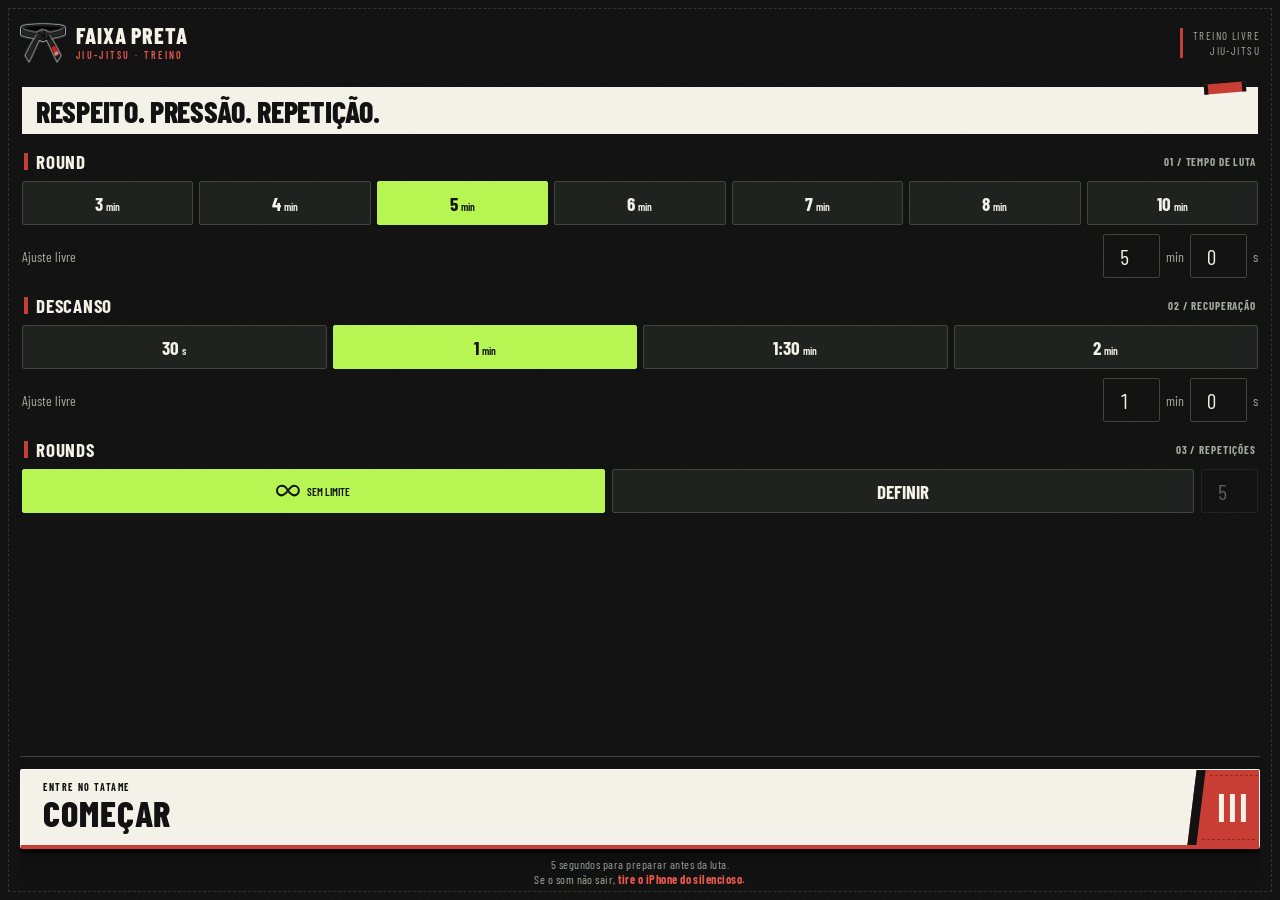
<file: index.html>
<!doctype html>
<!-- Timer de luta de Jiu-Jitsu. Visual Faixa Preta (Codex), motor e som (Claude), 17/10/2026. -->
<html lang="pt-BR">
<head>
  <meta charset="utf-8">
  <meta name="viewport" content="width=device-width, initial-scale=1, viewport-fit=cover">
  <meta name="theme-color" content="#111211">
  <meta name="apple-mobile-web-app-capable" content="yes">
  <meta name="mobile-web-app-capable" content="yes">
  <meta name="apple-mobile-web-app-status-bar-style" content="black-translucent">
  <meta name="apple-mobile-web-app-title" content="Faixa Preta">
  <title>Faixa Preta | Timer de Jiu-Jitsu</title>
  <link rel="manifest" href="manifest.webmanifest">
  <link rel="apple-touch-icon" href="icone-180.png">
  <link rel="icon" href="icone-192.png">
  <link rel="preconnect" href="https://fonts.googleapis.com">
  <link rel="preconnect" href="https://fonts.gstatic.com" crossorigin>
  <link href="https://fonts.googleapis.com/css2?family=Barlow+Condensed:wght@600;700;800&family=Oswald:wght@600;700&display=swap" rel="stylesheet">
  <link rel="stylesheet" href="base.css">
  <link rel="stylesheet" href="faixa-preta.css">
  <link rel="stylesheet" href="app.css">
  <script src="visual.js" defer></script>
  <script src="motor.js" defer></script>
</head>
<body data-direcao="1"><noscript>Ative o JavaScript para usar o timer.</noscript></body>
</html>
</file>
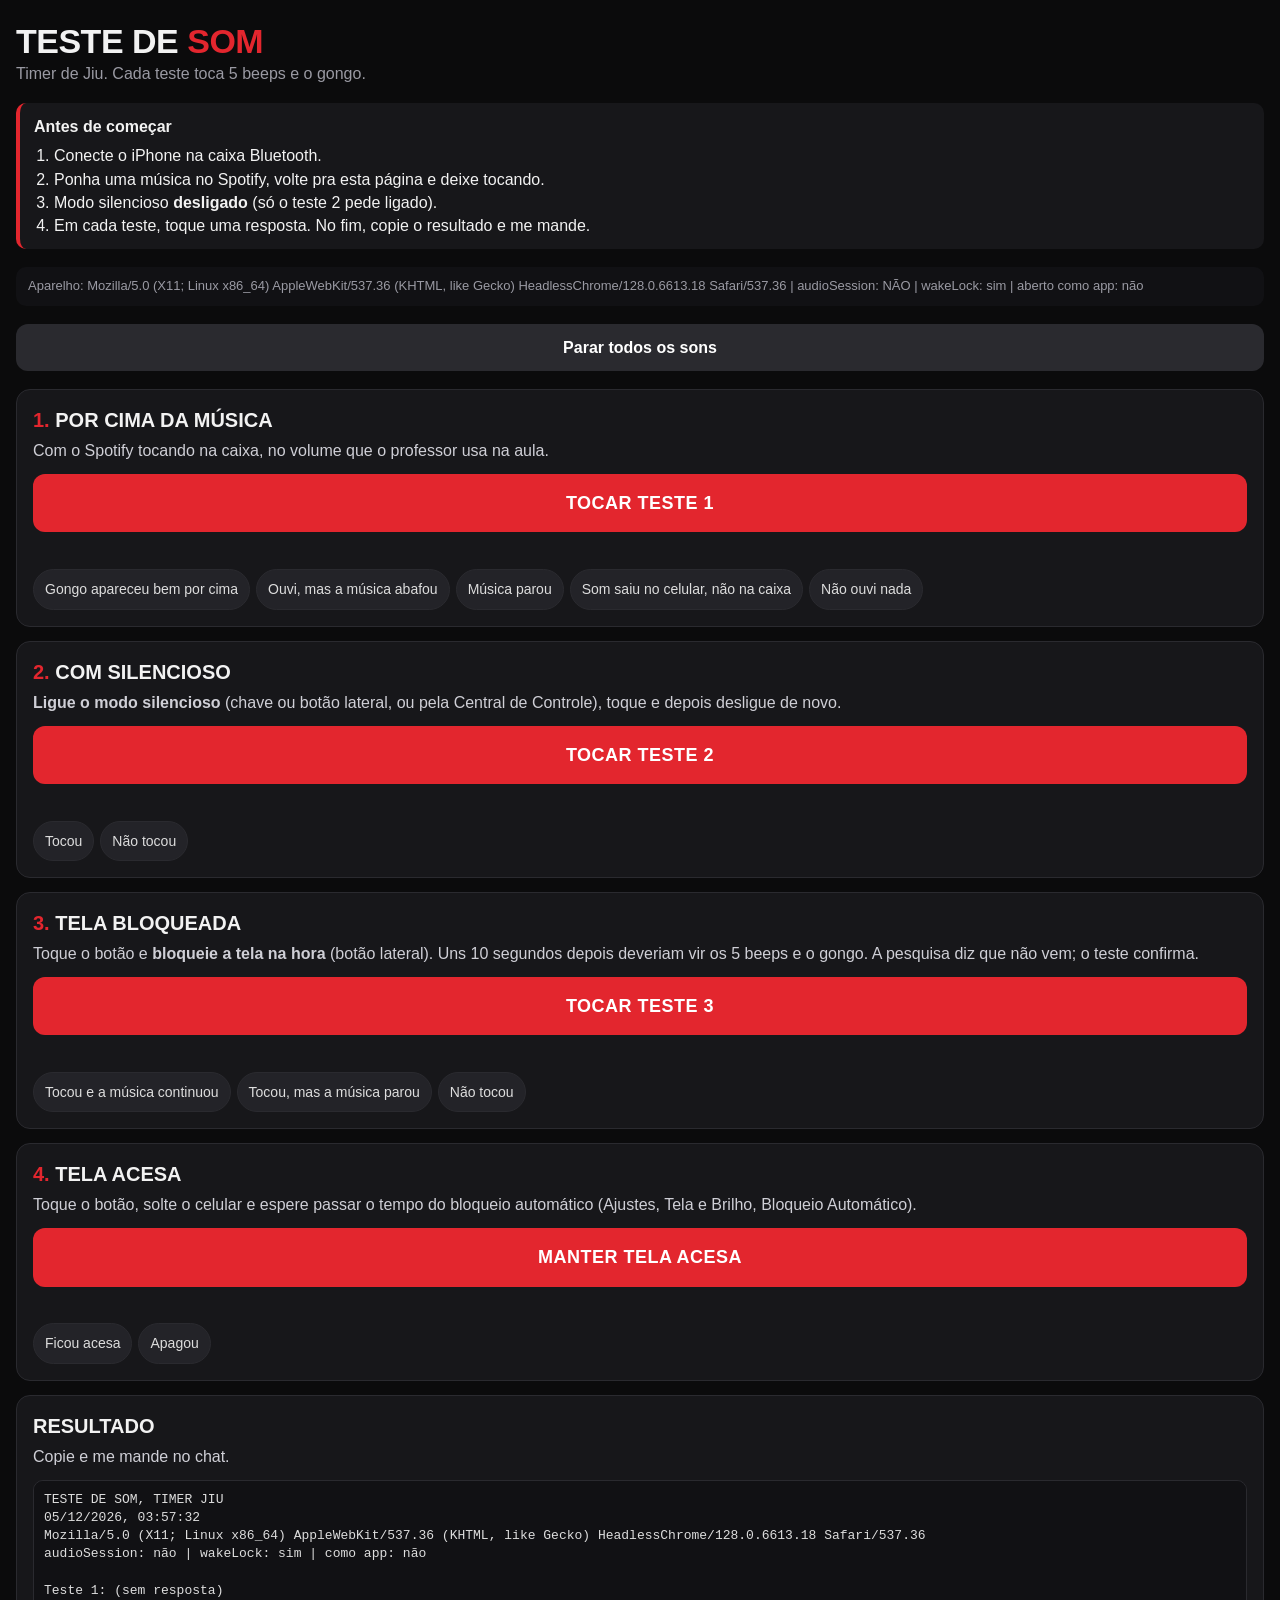
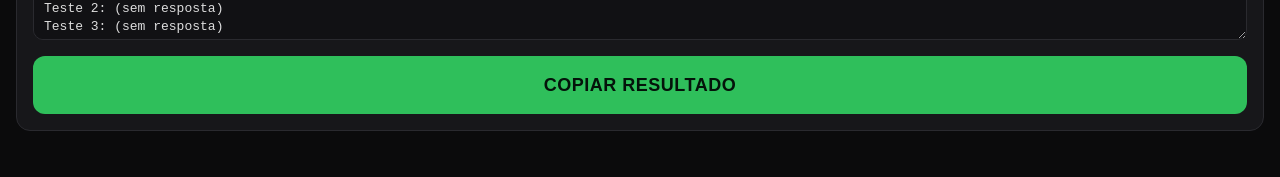
<file: teste/index.html>
<!doctype html>
<html lang="pt-BR">
<head>
<meta charset="utf-8">
<meta name="viewport" content="width=device-width, initial-scale=1, viewport-fit=cover">
<meta name="apple-mobile-web-app-capable" content="yes">
<meta name="apple-mobile-web-app-status-bar-style" content="black-translucent">
<meta name="theme-color" content="#0b0b0c">
<title>Teste de Som</title>
<style>
  :root {
    --fundo: #0b0b0c; --cartao: #17171a; --linha: #2a2a2f; --texto: #f2f2f2; --apagado: #9a9aa3;
    --vermelho: #e3262e; --verde: #2fbf5b; --amarelo: #f2c230;
  }
  * { box-sizing: border-box; -webkit-tap-highlight-color: transparent; }
  body {
    margin: 0; background: var(--fundo); color: var(--texto);
    font: 16px/1.45 -apple-system, BlinkMacSystemFont, "Segoe UI", sans-serif;
    padding: calc(16px + env(safe-area-inset-top)) 16px calc(32px + env(safe-area-inset-bottom));
  }
  h1 { font-size: 34px; line-height: 1; margin: 8px 0 4px; letter-spacing: -0.5px; text-transform: uppercase; font-weight: 900; }
  h1 span { color: var(--vermelho); }
  .sub { color: var(--apagado); margin: 0 0 18px; }
  .antes { background: var(--cartao); border-left: 4px solid var(--vermelho); border-radius: 10px; padding: 12px 14px; margin-bottom: 18px; }
  .antes ol { margin: 6px 0 0; padding-left: 20px; }
  .teste { background: var(--cartao); border: 1px solid var(--linha); border-radius: 14px; padding: 16px; margin-bottom: 14px; }
  .teste h2 { margin: 0 0 4px; font-size: 20px; font-weight: 900; text-transform: uppercase; }
  .teste h2 b { color: var(--vermelho); }
  .teste p { margin: 4px 0 12px; color: #cfcfd6; }
  button { font: inherit; border: 0; cursor: pointer; }
  .tocar {
    width: 100%; padding: 16px; border-radius: 12px; background: var(--vermelho); color: #fff;
    font-weight: 900; font-size: 18px; text-transform: uppercase; letter-spacing: 0.5px;
  }
  .tocar:active { transform: scale(0.98); }
  .tocar.tocando { background: #555; }
  .dois { display: grid; grid-template-columns: 1fr 1fr; gap: 8px; }
  .resp { display: flex; flex-wrap: wrap; gap: 6px; margin-top: 12px; }
  .resp button {
    padding: 9px 11px; border-radius: 999px; background: #232328; color: #ddd; font-size: 14px;
    border: 1px solid var(--linha);
  }
  .resp button.sel { background: var(--verde); color: #04130a; border-color: var(--verde); font-weight: 700; }
  .rotulo { font-size: 13px; color: var(--apagado); margin: 12px 0 0; }
  .status { font-size: 14px; color: var(--amarelo); min-height: 1.2em; margin-top: 8px; }
  #info { font-size: 13px; color: var(--apagado); background: #111114; border-radius: 10px; padding: 10px 12px; margin-bottom: 18px; word-break: break-word; }
  #resumo { width: 100%; min-height: 160px; background: #111114; color: #ddd; border: 1px solid var(--linha); border-radius: 10px; padding: 10px; font: 13px/1.4 ui-monospace, Menlo, monospace; }
  .copiar { margin-top: 10px; background: var(--verde); color: #04130a; }
  .parar { width: 100%; padding: 12px; border-radius: 12px; background: #2a2a2f; color: #fff; font-weight: 700; margin-bottom: 18px; }
</style>
</head>
<body>

<h1>Teste de <span>Som</span></h1>
<p class="sub">Timer de Jiu. Cada teste toca 5 beeps e o gongo.</p>

<div class="antes">
  <b>Antes de começar</b>
  <ol>
    <li>Conecte o iPhone na caixa Bluetooth.</li>
    <li>Ponha uma música no Spotify, volte pra esta página e deixe tocando.</li>
    <li>Modo silencioso <b>desligado</b> (só o teste 2 pede ligado).</li>
    <li>Em cada teste, toque uma resposta. No fim, copie o resultado e me mande.</li>
  </ol>
</div>

<div id="info">Carregando...</div>

<button class="parar" id="pararTudo">Parar todos os sons</button>

<div class="teste" id="t1">
  <h2><b>1.</b> Por cima da música</h2>
  <p>Com o Spotify tocando na caixa, no volume que o professor usa na aula.</p>
  <button class="tocar" data-modo="ambient" data-rotulo="1">Tocar teste 1</button>
  <div class="status"></div>
  <div class="resp" data-teste="1">
    <button>Gongo apareceu bem por cima</button>
    <button>Ouvi, mas a música abafou</button>
    <button>Música parou</button>
    <button>Som saiu no celular, não na caixa</button>
    <button>Não ouvi nada</button>
  </div>
</div>

<div class="teste" id="t2">
  <h2><b>2.</b> Com silencioso</h2>
  <p><b>Ligue o modo silencioso</b> (chave ou botão lateral, ou pela Central de Controle), toque e depois desligue de novo.</p>
  <button class="tocar" data-modo="ambient" data-rotulo="2">Tocar teste 2</button>
  <div class="status"></div>
  <div class="resp" data-teste="2">
    <button>Tocou</button>
    <button>Não tocou</button>
  </div>
</div>

<div class="teste" id="t3">
  <h2><b>3.</b> Tela bloqueada</h2>
  <p>Toque o botão e <b>bloqueie a tela na hora</b> (botão lateral). Uns 10 segundos depois deveriam vir os 5 beeps e o gongo. A pesquisa diz que não vem; o teste confirma.</p>
  <button class="tocar" data-fundo="ambient" data-rotulo="3">Tocar teste 3</button>
  <div class="status"></div>
  <div class="resp" data-teste="3">
    <button>Tocou e a música continuou</button>
    <button>Tocou, mas a música parou</button>
    <button>Não tocou</button>
  </div>
</div>

<div class="teste" id="t4">
  <h2><b>4.</b> Tela acesa</h2>
  <p>Toque o botão, solte o celular e espere passar o tempo do bloqueio automático (Ajustes, Tela e Brilho, Bloqueio Automático).</p>
  <button class="tocar" id="acesa">Manter tela acesa</button>
  <div class="status"></div>
  <div class="resp" data-teste="4">
    <button>Ficou acesa</button>
    <button>Apagou</button>
  </div>
</div>

<div class="teste">
  <h2>Resultado</h2>
  <p>Copie e me mande no chat.</p>
  <textarea id="resumo" readonly></textarea>
  <button class="tocar copiar" id="copiar">Copiar resultado</button>
</div>

<script>
(() => {
  const SONS = { beep: 'sons/beep.wav', gongo: 'sons/gongo.wav' };
  const brutos = {};          // ArrayBuffer de cada som, baixado uma vez
  const respostas = {};
  const registro = [];        // o que a pagina observou sozinha
  let ctx = null;             // AudioContext do teste atual
  let audioFundo = null;      // <audio> do teste 5
  let travaTela = null;
  let pronto = null;          // promessa do download dos sons; tocar espera por ela

  const temSessao = 'audioSession' in navigator;
  const temTrava = 'wakeLock' in navigator;
  const app = window.navigator.standalone === true || matchMedia('(display-mode: standalone)').matches;

  function nota(txt) { registro.push(txt); atualiza(); }

  function info() {
    document.getElementById('info').textContent =
      'Aparelho: ' + navigator.userAgent +
      ' | audioSession: ' + (temSessao ? 'sim (' + navigator.audioSession.type + ')' : 'NÃO') +
      ' | wakeLock: ' + (temTrava ? 'sim' : 'NÃO') +
      ' | aberto como app: ' + (app ? 'sim' : 'não');
  }

  async function baixa() {
    for (const [nome, url] of Object.entries(SONS)) {
      const r = await fetch(url);
      brutos[nome] = await r.arrayBuffer();
    }
  }

  function defineSessao(tipo) {
    if (!temSessao) return 'sem audioSession';
    try { navigator.audioSession.type = tipo; } catch (e) { return 'erro: ' + e.message; }
    return navigator.audioSession.type;
  }

  async function paraTudo() {
    if (ctx) { try { await ctx.close(); } catch (e) {} ctx = null; }
    if (audioFundo) { audioFundo.pause(); audioFundo.src = ''; audioFundo = null; }
    if (temSessao) { try { navigator.audioSession.type = 'auto'; } catch (e) {} }
    document.querySelectorAll('.tocar.tocando').forEach(b => b.classList.remove('tocando'));
  }

  // 5 beeps, um por segundo, e o gongo no sexto segundo
  async function sequencia(botao, modo) {
    await paraTudo();
    const status = botao.closest('.teste').querySelector('.status');
    const rotulo = botao.dataset.rotulo || botao.closest('.teste').id;
    const tipo = defineSessao(modo);
    ctx = new (window.AudioContext || window.webkitAudioContext)();
    await ctx.resume();
    status.textContent = 'Carregando os sons...';
    await pronto;
    const beep = await ctx.decodeAudioData(brutos.beep.slice(0));
    const gongo = await ctx.decodeAudioData(brutos.gongo.slice(0));
    const t0 = ctx.currentTime + 0.3;
    const toca = (buf, quando) => { const s = ctx.createBufferSource(); s.buffer = buf; s.connect(ctx.destination); s.start(quando); };
    for (let i = 0; i < 5; i++) toca(beep, t0 + i);
    toca(gongo, t0 + 5);
    botao.classList.add('tocando');
    status.textContent = 'Tocando... (sessão: ' + tipo + ')';
    nota(rotulo + ': sessão pedida ' + modo + ', ficou ' + tipo + ', contexto ' + ctx.state);
    const meu = ctx;
    setTimeout(async () => {
      if (ctx !== meu) return;
      await paraTudo();
      status.textContent = 'Terminou. O que você ouviu?';
    }, 9500);
  }

  // teste 5: faixa unica num <audio>, que e o tipo de som que o iPhone deixa tocar bloqueado
  async function fundo(botao, modo) {
    await paraTudo();
    const status = botao.closest('.teste').querySelector('.status');
    const rotulo = botao.dataset.rotulo;
    const tipo = defineSessao(modo);
    audioFundo = new Audio('sons/fundo-teste.m4a');
    audioFundo.preload = 'auto';
    const a = audioFundo;
    let pausouSozinho = false;
    a.addEventListener('pause', () => { if (a === audioFundo && !a.ended) { pausouSozinho = true; nota(rotulo + ': o iPhone pausou o áudio em ' + a.currentTime.toFixed(1) + 's'); } });
    a.addEventListener('ended', () => {
      nota(rotulo + ': faixa chegou ao fim' + (pausouSozinho ? ' (depois de pausar)' : ''));
      status.textContent = 'Terminou. O que você ouviu?';
      botao.classList.remove('tocando');
      if (temSessao) { try { navigator.audioSession.type = 'auto'; } catch (e) {} }
    });
    try {
      await a.play();
      botao.classList.add('tocando');
      status.textContent = 'Bloqueie a tela agora. (sessão: ' + tipo + ')';
      nota(rotulo + ': sessão pedida ' + modo + ', ficou ' + tipo + ', faixa começou');
    } catch (e) {
      status.textContent = 'Não tocou: ' + e.message;
      nota(rotulo + ': play falhou, ' + e.message);
    }
  }

  async function telaAcesa(botao) {
    const status = botao.closest('.teste').querySelector('.status');
    if (!temTrava) { status.textContent = 'Este iPhone não tem a função de manter a tela acesa.'; nota('4: wakeLock indisponível'); return; }
    try {
      travaTela = await navigator.wakeLock.request('screen');
      status.textContent = 'Pedido aceito. Agora espere sem tocar na tela.';
      nota('4: wakeLock aceito');
      travaTela.addEventListener('release', () => nota('4: wakeLock solto pelo iPhone'));
    } catch (e) {
      status.textContent = 'Recusado: ' + e.message;
      nota('4: wakeLock recusado, ' + e.message);
    }
  }

  function atualiza() {
    const linhas = ['TESTE DE SOM, TIMER JIU', new Date().toLocaleString('pt-BR'), navigator.userAgent,
      'audioSession: ' + (temSessao ? 'sim' : 'não') + ' | wakeLock: ' + (temTrava ? 'sim' : 'não') + ' | como app: ' + (app ? 'sim' : 'não'), ''];
    for (const k of ['1', '2', '3', '4']) linhas.push('Teste ' + k + ': ' + (respostas[k] || '(sem resposta)'));
    linhas.push('', 'O que a página registrou:');
    registro.forEach(r => linhas.push('- ' + r));
    document.getElementById('resumo').value = linhas.join('\n');
  }

  document.querySelectorAll('.tocar[data-modo]').forEach(b => b.addEventListener('click', () => sequencia(b, b.dataset.modo).catch(e => nota('erro: ' + e.message))));
  document.querySelectorAll('.tocar[data-fundo]').forEach(b => b.addEventListener('click', () => fundo(b, b.dataset.fundo)));
  document.getElementById('acesa').addEventListener('click', e => telaAcesa(e.currentTarget));
  document.getElementById('pararTudo').addEventListener('click', paraTudo);

  document.querySelectorAll('.resp').forEach(grupo => {
    grupo.querySelectorAll('button').forEach(b => b.addEventListener('click', () => {
      grupo.querySelectorAll('button').forEach(x => x.classList.remove('sel'));
      b.classList.add('sel');
      respostas[grupo.dataset.teste] = b.textContent;
      atualiza();
    }));
  });

  document.getElementById('copiar').addEventListener('click', async e => {
    const caixa = document.getElementById('resumo');
    try { await navigator.clipboard.writeText(caixa.value); e.currentTarget.textContent = 'Copiado!'; }
    catch (err) { caixa.select(); document.execCommand('copy'); e.currentTarget.textContent = 'Copiado!'; }
  });

  document.addEventListener('visibilitychange', () => nota('página ' + (document.hidden ? 'foi pro fundo' : 'voltou') + ' às ' + new Date().toLocaleTimeString('pt-BR')));

  info();
  atualiza();
  pronto = baixa();
  pronto.catch(e => { document.getElementById('info').textContent += ' | ERRO ao baixar sons: ' + e.message; });
})();
</script>
</body>
</html>
</file>
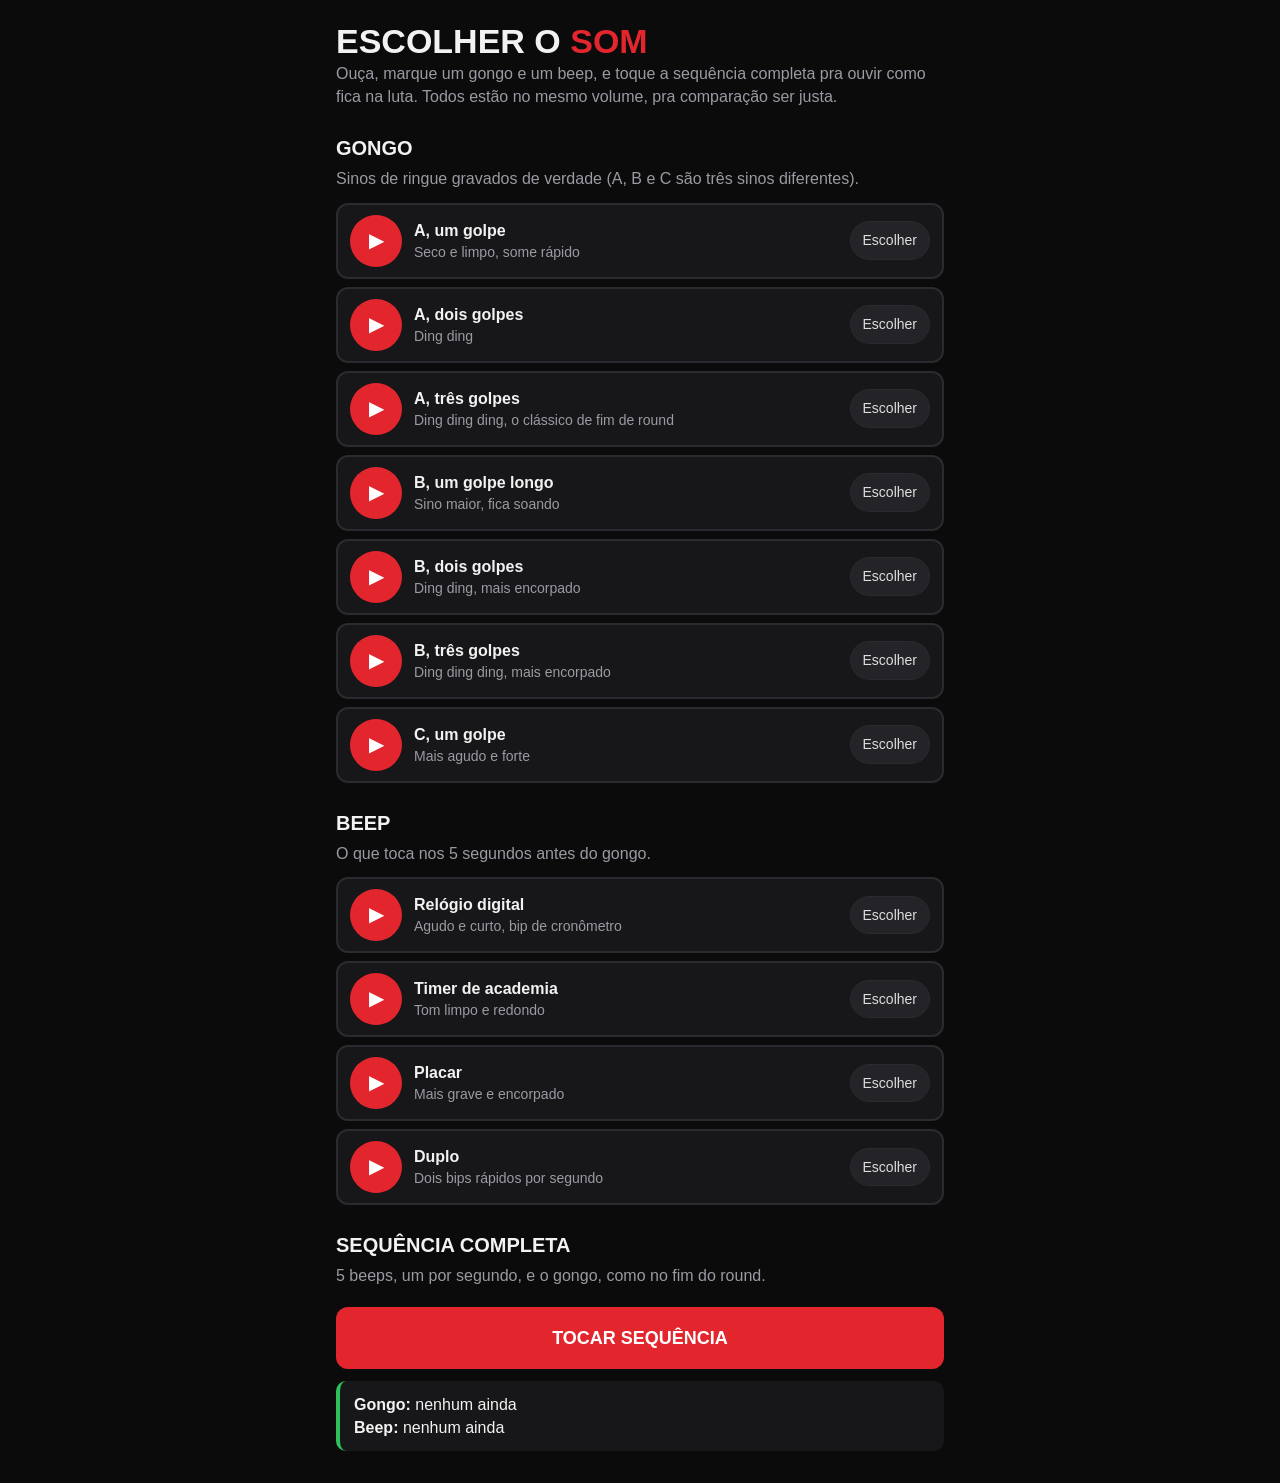
<file: escolher-som.html>
<!doctype html>
<html lang="pt-BR">
<head>
<meta charset="utf-8">
<meta name="viewport" content="width=device-width, initial-scale=1, viewport-fit=cover">
<meta name="theme-color" content="#0b0b0c">
<title>Escolher o Som</title>
<style>
  :root { --fundo: #0b0b0c; --cartao: #17171a; --linha: #2a2a2f; --texto: #f2f2f2; --apagado: #9a9aa3; --vermelho: #e3262e; --verde: #2fbf5b; }
  * { box-sizing: border-box; -webkit-tap-highlight-color: transparent; }
  body { margin: 0; background: var(--fundo); color: var(--texto); font: 16px/1.45 -apple-system, BlinkMacSystemFont, "Segoe UI", sans-serif;
         padding: calc(16px + env(safe-area-inset-top)) 16px calc(32px + env(safe-area-inset-bottom)); max-width: 640px; margin: 0 auto; }
  h1 { font-size: 34px; line-height: 1; margin: 8px 0 4px; text-transform: uppercase; font-weight: 900; }
  h1 span { color: var(--vermelho); }
  h2 { font-size: 20px; text-transform: uppercase; font-weight: 900; margin: 26px 0 4px; }
  .sub { color: var(--apagado); margin: 0 0 12px; }
  .opcao { display: grid; grid-template-columns: 52px 1fr auto; gap: 12px; align-items: center; background: var(--cartao);
           border: 2px solid var(--linha); border-radius: 12px; padding: 10px 12px; margin-bottom: 8px; }
  .opcao.sel { border-color: var(--verde); }
  button { font: inherit; border: 0; cursor: pointer; }
  .play { width: 52px; height: 52px; border-radius: 50%; background: var(--vermelho); color: #fff; font-size: 20px; }
  .play:active { transform: scale(0.95); }
  .nome { font-weight: 800; }
  .desc { color: var(--apagado); font-size: 14px; }
  .escolher { padding: 8px 12px; border-radius: 999px; background: #232328; color: #ddd; border: 1px solid var(--linha); font-size: 14px; }
  .sel .escolher { background: var(--verde); color: #04130a; border-color: var(--verde); font-weight: 700; }
  .junto { width: 100%; padding: 18px; border-radius: 12px; background: var(--vermelho); color: #fff; font-weight: 900; font-size: 18px; text-transform: uppercase; margin-top: 8px; }
  .escolha { background: var(--cartao); border-left: 4px solid var(--verde); border-radius: 10px; padding: 12px 14px; margin-top: 12px; }
</style>
</head>
<body>
<h1>Escolher o <span>Som</span></h1>
<p class="sub">Ouça, marque um gongo e um beep, e toque a sequência completa pra ouvir como fica na luta. Todos estão no mesmo volume, pra comparação ser justa.</p>

<h2>Gongo</h2>
<p class="sub">Sinos de ringue gravados de verdade (A, B e C são três sinos diferentes).</p>
<div id="gongos"></div>

<h2>Beep</h2>
<p class="sub">O que toca nos 5 segundos antes do gongo.</p>
<div id="beeps"></div>

<h2>Sequência completa</h2>
<p class="sub">5 beeps, um por segundo, e o gongo, como no fim do round.</p>
<button class="junto" id="junto">Tocar sequência</button>
<div class="escolha" id="escolha"></div>

<script>
(() => {
  const GONGOS = [
    ['sino-a1', 'A, um golpe', 'Seco e limpo, some rápido'],
    ['sino-a2', 'A, dois golpes', 'Ding ding'],
    ['sino-a3', 'A, três golpes', 'Ding ding ding, o clássico de fim de round'],
    ['sino-b2', 'B, um golpe longo', 'Sino maior, fica soando'],
    ['sino-b4', 'B, dois golpes', 'Ding ding, mais encorpado'],
    ['sino-b3', 'B, três golpes', 'Ding ding ding, mais encorpado'],
    ['sino-c1', 'C, um golpe', 'Mais agudo e forte'],
  ];
  const BEEPS = [
    ['beep-1', 'Relógio digital', 'Agudo e curto, bip de cronômetro'],
    ['beep-2', 'Timer de academia', 'Tom limpo e redondo'],
    ['beep-3', 'Placar', 'Mais grave e encorpado'],
    ['beep-4', 'Duplo', 'Dois bips rápidos por segundo'],
  ];
  let ctx = null;
  const buffers = {};
  const escolha = { gongo: null, beep: null };
  let tocando = [];

  async function contexto() {
    if (!ctx) ctx = new (window.AudioContext || window.webkitAudioContext)();
    if (ctx.state !== 'running') await ctx.resume();
    return ctx;
  }
  async function buffer(id) {
    if (!buffers[id]) {
      const r = await fetch('sons/opcoes/' + id + '.wav');
      buffers[id] = await (await contexto()).decodeAudioData(await r.arrayBuffer());
    }
    return buffers[id];
  }
  function para() { tocando.forEach(s => { try { s.stop(); } catch (e) {} }); tocando = []; }
  async function toca(id, quando = 0) {
    const c = await contexto();
    const s = c.createBufferSource();
    s.buffer = await buffer(id);
    s.connect(c.destination);
    s.start(c.currentTime + quando);
    tocando.push(s);
  }

  function lista(alvo, itens, tipo) {
    const caixa = document.getElementById(alvo);
    for (const [id, nome, desc] of itens) {
      const linha = document.createElement('div');
      linha.className = 'opcao';
      linha.innerHTML = '<button class="play" aria-label="Tocar">&#9654;</button><div><div class="nome"></div><div class="desc"></div></div><button class="escolher">Escolher</button>';
      linha.querySelector('.nome').textContent = nome;
      linha.querySelector('.desc').textContent = desc;
      linha.querySelector('.play').addEventListener('click', async () => { para(); await toca(id); });
      linha.querySelector('.escolher').addEventListener('click', () => {
        caixa.querySelectorAll('.opcao').forEach(o => o.classList.remove('sel'));
        linha.classList.add('sel');
        escolha[tipo] = [id, nome];
        mostra();
      });
      caixa.appendChild(linha);
    }
  }

  function mostra() {
    const g = escolha.gongo ? escolha.gongo[1] + ' (' + escolha.gongo[0] + ')' : 'nenhum ainda';
    const b = escolha.beep ? escolha.beep[1] + ' (' + escolha.beep[0] + ')' : 'nenhum ainda';
    document.getElementById('escolha').innerHTML = '<b>Gongo:</b> ' + g + '<br><b>Beep:</b> ' + b;
  }

  document.getElementById('junto').addEventListener('click', async () => {
    para();
    const g = escolha.gongo ? escolha.gongo[0] : GONGOS[2][0];
    const b = escolha.beep ? escolha.beep[0] : BEEPS[1][0];
    await buffer(g); await buffer(b);
    for (let i = 0; i < 5; i++) await toca(b, 0.2 + i);
    await toca(g, 5.2);
  });

  lista('gongos', GONGOS, 'gongo');
  lista('beeps', BEEPS, 'beep');
  mostra();
})();
</script>
</body>
</html>
</file>
<file: base.css>
/* Codex, 2026-10-17. Tokens e estrutura compartilhada. */
:root {
  color-scheme: dark;
  --bg: #111211;
  --surface: #1c1e1b;
  --ink: #f3f1e8;
  --muted: #a5aaa0;
  --line: #3a3d36;
  --round: #b7f553;
  --descanso: #61caff;
  --prepara: #ffd464;
  --urgente: #ff655b;
  --pausado: #d1b2ff;
  --fim: #ecebe3;
  --accent: var(--round);
  --radius: 4px;
  --space: 20px;
  --body-size: 15px;
  --label-size: 16px;
  --phase-size: clamp(32px, 9vw, 55px);
  --digit-font: 'Oswald', 'Arial Narrow', sans-serif;
  --digit-width: .49em;
  --testbar-h: 54px;
  font-family: 'Barlow Condensed', 'Arial Narrow', sans-serif;
  font-size: var(--body-size);
}
* { box-sizing: border-box; }
html, body { margin: 0; width: 100%; height: 100%; }
body { background: var(--bg); color: var(--ink); -webkit-font-smoothing: antialiased; }
button, input { font: inherit; }
button { cursor: pointer; touch-action: manipulation; -webkit-tap-highlight-color: transparent; }
button, input { border-radius: var(--radius); }
button { color: inherit; border: 1px solid var(--line); background: var(--surface); }
button:focus-visible, a:focus-visible, input:focus-visible { outline: 3px solid var(--accent); outline-offset: 3px; }
button:active { filter: brightness(1.2); }
[hidden] { display: none !important; }
.app {
  height: calc(100vh - var(--testbar-h));
  height: calc(100svh - var(--testbar-h));
  padding: max(var(--space), env(safe-area-inset-top)) max(var(--space), env(safe-area-inset-right)) max(12px, env(safe-area-inset-bottom)) max(var(--space), env(safe-area-inset-left));
  display: flex; flex-direction: column; gap: 12px; overflow: hidden;
  position: relative; isolation: isolate;
}
.masthead { display: flex; justify-content: space-between; align-items: center; gap: 16px; min-height: 36px; position: relative; z-index: 1; }
.brand { display: flex; align-items: center; gap: 10px; font-weight: 800; letter-spacing: .04em; font-size: 22px; line-height: .95; }
.brand small { display: block; font-size: 10px; letter-spacing: .23em; margin-top: 5px; font-weight: 600; color: var(--muted); }
.brand-mark { width: 28px; height: 28px; display: block; position: relative; flex: 0 0 auto; }
.edition { color: var(--muted); font-size: 11px; letter-spacing: .13em; text-align: right; line-height: 1.4; }
.setup { flex: 1; min-height: 0; overflow-y: auto; padding: 7px 2px 4px; scrollbar-width: thin; }
.eyebrow { font-size: 11px; letter-spacing: .2em; font-weight: 700; margin: 0 0 6px; color: var(--accent); }
h1 { font-size: clamp(37px, 11vw, 60px); line-height: .9; margin: 0 0 9px; text-transform: uppercase; letter-spacing: -.025em; }
.intro { color: var(--muted); margin: 0 0 20px; font-size: 15px; }
.settings { display: grid; gap: 16px; }
fieldset { border: 0; padding: 0; margin: 0; min-width: 0; }
legend { width: 100%; display: flex; font-weight: 700; font-size: 19px; margin: 0 0 8px; text-transform: uppercase; letter-spacing: .04em; }
legend span { font-size: 11px; color: var(--muted); margin: auto 0 auto auto; letter-spacing: .08em; }
.presets { display: flex; flex-wrap: wrap; gap: 6px; }
.preset { min-width: 40px; min-height: 44px; flex: 1; padding: 7px 9px; font-size: 19px; font-weight: 700; white-space: nowrap; }
.preset small { font-size: 11px; margin-left: 3px; font-weight: 600; }
.preset[aria-pressed="true"] { background: var(--accent); color: var(--bg); border-color: var(--accent); }
.custom { display: flex; align-items: center; justify-content: space-between; gap: 6px; margin-top: 9px; color: var(--muted); font-size: 14px; }
.custom-fields { display: flex; align-items: center; gap: 6px; }
.custom input { width: 57px; height: 44px; background: transparent; border: 1px solid var(--line); color: var(--ink); text-align: center; font-size: 21px; font-variant-numeric: tabular-nums; }
.custom input:disabled { opacity: .35; }
.count-row { display: flex; align-items: center; gap: 7px; }
.count-row .preset { flex: 1; }
.count-row .custom { margin: 0; }
.setup-foot { margin-top: 19px; }
.primary { width: 100%; min-height: 58px; background: var(--accent); color: var(--bg); border: 0; font-size: 27px; font-weight: 800; letter-spacing: .06em; text-transform: uppercase; display: flex; align-items: center; justify-content: space-between; padding: 10px 20px; }
.primary .arrow { font-size: 33px; line-height: .5; }
.setup-note { font-size: 12px; color: var(--muted); text-align: center; margin: 10px 0 0; letter-spacing: .04em; }
.live { display: flex; flex: 1; min-height: 0; flex-direction: column; position: relative; }
.phase-header { display: flex; justify-content: space-between; align-items: center; gap: 12px; padding-top: 12px; }
.phase-name { margin: 0; font-weight: 800; font-size: var(--phase-size); line-height: 1; text-transform: uppercase; color: var(--accent); letter-spacing: -.015em; }
.round-meta { text-align: right; font-size: 13px; color: var(--muted); letter-spacing: .1em; white-space: nowrap; }
.round-meta strong { display: block; color: var(--ink); font-size: 27px; letter-spacing: 0; }
.timer-box { flex: 1; min-height: 0; container-type: size; display: flex; align-items: center; justify-content: center; position: relative; }
.time { display: flex; align-items: center; justify-content: center; font-family: var(--digit-font); font-weight: 700; font-size: min(44cqw, 85cqh); line-height: 1.1; color: var(--ink); font-variant-numeric: tabular-nums; font-feature-settings: 'tnum'; position: relative; z-index: 1; }
.time-group { display: flex; align-items: center; }
.digit { display: inline-flex; justify-content: center; align-items: center; width: var(--digit-width); flex: 0 0 var(--digit-width); }
.separator { display: inline-flex; align-items: center; justify-content: center; width: .22em; flex: 0 0 .22em; padding-bottom: .1em; }
.unit { display: none; }
.status-line { min-height: 37px; text-align: center; font-weight: 700; font-size: 15px; letter-spacing: .14em; color: var(--accent); text-transform: uppercase; }
.phase-track { height: 7px; background: var(--line); display: flex; gap: 4px; margin-bottom: 17px; }
.phase-track i { flex: 1; display: block; background: var(--accent); }
.phase-track i.dim { opacity: .15; }
.controls { display: grid; grid-template-columns: 1.5fr 1fr; gap: 10px; }
.control { height: 54px; font-size: 21px; font-weight: 700; letter-spacing: .06em; text-transform: uppercase; }
.pause { background: var(--ink); color: var(--bg); border-color: var(--ink); }
.stop { background: transparent; }
.control-icon { font-family: sans-serif; display: inline-block; margin-right: 8px; font-size: 16px; }
.finish-message { display: none; }
.app[data-fase="prepara"] { --accent: var(--prepara); }
.app[data-fase="descanso"] { --accent: var(--descanso); }
.app[data-fase="fim"] { --accent: var(--fim); }
.app.urgent { --accent: var(--urgente); }
.app.is-paused { --accent: var(--pausado); }
.app.is-paused .phase-track { opacity: .4; }
.app[data-fase="fim"] .time { font-size: min(43cqw, 78cqh); font-family: 'Barlow Condensed', sans-serif; font-weight: 800; }
.app[data-fase="fim"] .finish-message { display: block; text-align: center; color: var(--muted); font-size: 18px; margin: 0 0 20px; }
.app[data-fase="fim"] .phase-track, .app[data-fase="fim"] .stop { display: none; }
.app[data-fase="fim"] .controls { grid-template-columns: 1fr; }
.testbar { height: var(--testbar-h); padding: 6px max(9px, env(safe-area-inset-right)) 6px max(9px, env(safe-area-inset-left)); display: flex; align-items: center; gap: 5px; background: #20212a; border-top: 1px solid #44454d; overflow-x: auto; position: relative; z-index: 3; font: 12px system-ui, sans-serif; }
.testbar b { font-size: 10px; color: #b8bac3; text-transform: uppercase; letter-spacing: .1em; margin: 0 5px; }
.testbar button { min-height: 36px; border-radius: 5px; padding: 6px 9px; flex: 0 0 auto; border-color: #52545e; background: #2d2e38; color: #eee; font-size: 11px; }
.testbar button[aria-pressed="true"] { background: #e6e6ef; color: #111; }
.testbar a { color: #ddd; margin-left: 7px; white-space: nowrap; }
body.embedded { --testbar-h: 0px; }
body.embedded .testbar { display: none; }
body.embedded .app { padding-top: max(44px, env(safe-area-inset-top)); padding-bottom: max(25px, env(safe-area-inset-bottom)); }
dialog { width: min(90vw, 370px); background: var(--surface); color: var(--ink); border: 1px solid var(--line); padding: 24px; border-radius: 8px; box-shadow: 0 30px 100px #000; }
dialog::backdrop { background: #000b; }
dialog h2 { font-size: 31px; margin: 0 0 10px; }
dialog p { font: 15px/1.5 system-ui, sans-serif; color: var(--muted); margin: 0 0 24px; }
.dialog-actions { display: flex; gap: 10px; }
.dialog-actions button { min-height: 48px; flex: 1; font-size: 19px; font-weight: 700; }
.confirm-stop { background: var(--urgente); color: #180704; border-color: var(--urgente); }
@media (orientation: landscape) and (max-height: 600px) {
  :root { --space: 14px; --phase-size: 31px; --testbar-h: 46px; }
  .app { gap: 4px; padding-top: max(8px, env(safe-area-inset-top)); padding-bottom: max(8px, env(safe-area-inset-bottom)); }
  .masthead { min-height: 24px; }
  .brand { font-size: 17px; }
  .brand small, .edition { display: none; }
  .brand-mark { width: 21px; height: 21px; }
  .phase-header { padding-top: 0; }
  .round-meta { display: flex; align-items: center; gap: 10px; }
  .round-meta strong { font-size: 24px; }
  .time { font-size: min(43cqw, 106cqh); }
  .status-line { position: absolute; top: -25px; right: 0; font-size: 12px; min-height: 0; }
  .phase-track { height: 4px; margin-bottom: 7px; }
  .controls { width: min(430px, 65%); align-self: center; }
  .control { height: 44px; font-size: 18px; }
  .setup { padding-top: 4px; }
  .setup-heading { display: none; }
  .settings { grid-template-columns: 1fr 1fr 1fr; gap: 20px; }
  legend { font-size: 17px; }
  legend span { display: none; }
  .preset { padding: 5px 7px; font-size: 16px; }
  .custom { margin-top: 6px; }
  .custom input { width: 48px; }
  .count-row { flex-wrap: wrap; }
  .setup-foot { margin-top: 10px; }
  .primary { min-height: 44px; font-size: 22px; width: 50%; margin: 0 auto; }
  .setup-note { margin-top: 5px; }
  body.embedded .app { padding-top: max(12px, env(safe-area-inset-top)); padding-bottom: max(15px, env(safe-area-inset-bottom)); }
  .app[data-fase="fim"] .time { font-size: min(40cqw, 90cqh); }
  .app[data-fase="fim"] .finish-message { margin-bottom: 8px; font-size: 15px; }
}
@media (max-width: 360px) and (orientation: portrait) {
  :root { --space: 14px; }
  .preset { padding: 6px; min-width: 34px; }
  .settings { gap: 12px; }
  h1 { font-size: 40px; }
}
</file>
<file: faixa-preta.css>
/* Faixa Preta. Codex, 2026-10-17. */
:root { --bg: #111211; --surface: #20221f; --line: #42443c; --radius: 2px; --digit-font: 'Oswald', sans-serif; }
.app { background: repeating-linear-gradient(38deg, #ffffff02 0 1px, transparent 1px 5px), repeating-linear-gradient(128deg, #ffffff02 0 1px, transparent 1px 5px), var(--bg); }
.app::after { content: ''; position: absolute; z-index: -1; inset: 8px; border: 1px dashed #f3f1e825; pointer-events: none; }
.brand-mark { background: #e8e4d7; clip-path: polygon(0 0, 38% 0, 100% 100%, 62% 100%, 0 0, 100% 0, 100% 38%, 0 100%, 0 62%, 100% 0); }
.brand small { color: #e6574b; }
.edition { border-left: 3px solid #c83e35; padding-left: 10px; }
.setup-heading { margin: 10px 0 22px; padding: 20px 17px 17px; color: var(--bg); background: var(--ink); position: relative; }
.setup-heading::after { content: ''; position: absolute; width: 46px; height: 14px; right: 17px; top: -5px; background: #c83e35; border-inline: 4px solid #111; transform: rotate(-5deg); }
.setup-heading .eyebrow { color: #5c6256; }
.setup-heading h1 { font-weight: 800; font-size: clamp(48px, 14vw, 76px); }
.setup-heading .intro { color: #53584d; margin: 0; }
legend::before { content: ''; width: 4px; height: 17px; background: #c83e35; margin: 3px 8px 0 0; }
.primary { background: var(--ink); border-bottom: 5px solid #c83e35; }
.phase-header { margin-top: 16px; border-top: 1px solid #ffffff30; }
.phase-name { color: var(--bg); background: var(--accent); padding: 8px 12px 10px; transform: skew(-5deg); }
.round-meta { border-right: 5px solid #c83e35; padding-right: 10px; }
.timer-box::before, .timer-box::after { content: ''; width: 16px; height: 32px; border: 2px solid var(--accent); position: absolute; opacity: .75; }
.timer-box::before { left: 0; top: 26%; border-right: 0; border-bottom: 0; }
.timer-box::after { right: 0; bottom: 26%; border-left: 0; border-top: 0; }
.time { letter-spacing: -.025em; }
.separator { font-size: .74em; width: .29em; flex-basis: .29em; }
.phase-track { height: 23px; background: #080908; padding: 5px; border-block: 1px dashed #ffffff3a; gap: 4px; }
.phase-track::before { content: ''; width: 24%; background: #bd342b; margin-right: auto; }
.phase-track i { max-width: 13px; background: var(--accent); }
.urgent .time { color: var(--urgente); }
.urgent .phase-header { border-top-color: var(--urgente); }
.is-paused .time { color: var(--pausado); }
.app[data-fase="descanso"] .time { color: var(--descanso); }
.app[data-fase="prepara"] .time { color: var(--prepara); }
.app[data-fase="fim"] .timer-box::before, .app[data-fase="fim"] .timer-box::after { display: none; }
@media (orientation: landscape) and (max-height: 600px) {
  .phase-header { margin-top: 0; padding-top: 4px; }
  .phase-name { padding: 3px 12px 5px; }
  .phase-track { height: 13px; padding: 2px; }
  .timer-box::before, .timer-box::after { height: 20px; }
}
</file>
<file: app.css>
/* Ajustes do app em cima do visual Faixa Preta. Claude, 17/10/2026. */
:root { --testbar-h: 0px; }
html, body { overscroll-behavior: none; }
body { -webkit-user-select: none; user-select: none; -webkit-touch-callout: none; }
input { -webkit-user-select: text; user-select: text; }

/* Codex, 2026-10-17: moldura inteira, folga além da área segura e ação fora da rolagem. */
:root {
  --safe-top: env(safe-area-inset-top, 0px);
  --safe-bottom: env(safe-area-inset-bottom, 0px);
  --safe-left: env(safe-area-inset-left, 0px);
  --safe-right: env(safe-area-inset-right, 0px);
  --top-gap: 20px;
  --bottom-gap: 12px;
  --start-height: 80px;
  --start-size: 36px;
  --belt-red: #c83e35;
}
html, body { overflow: hidden; }
.app, body.embedded .app {
  position: fixed;
  inset: 0;
  width: auto;
  height: auto;
  min-height: 0;
  max-height: none;
  padding: calc(var(--safe-top) + var(--top-gap)) max(var(--space), calc(var(--safe-right) + 8px)) calc(var(--safe-bottom) + var(--bottom-gap)) max(var(--space), calc(var(--safe-left) + 8px));
}
.masthead { flex-shrink: 0; }
.setup {
  display: flex;
  flex-direction: column;
  overflow: hidden;
  padding: 0;
}
#settings-form { display: flex; flex: 1; flex-direction: column; min-height: 0; }
.setup-scroll {
  flex: 1;
  min-height: 0;
  overflow-y: auto;
  overflow-x: hidden;
  padding: 7px 2px 18px;
  scroll-padding-block: 10px;
  overscroll-behavior-y: contain;
  -webkit-overflow-scrolling: touch;
  scrollbar-width: thin;
  scrollbar-color: var(--muted) transparent;
}
.setup-scroll:focus-visible { outline: 1px solid var(--line); outline-offset: -1px; }
.setup-foot {
  flex: 0 0 auto;
  margin: 0;
  padding-top: 12px;
  border-top: 1px solid var(--line);
  background: var(--bg);
}
.setup-note { margin: 8px 0 0; line-height: 1.3; }
.primary {
  position: relative;
  min-height: var(--start-height);
  width: 100%;
  margin: 0;
  padding: 11px 94px 13px 22px;
  justify-content: flex-start;
  text-align: left;
  background: var(--ink);
  color: var(--bg);
  border: 1px solid #fff9;
  border-bottom: 4px solid var(--belt-red);
  box-shadow: 0 4px 0 #050605, 0 9px 18px #0005;
  overflow: hidden;
}
.start-copy { display: flex; flex-direction: column; gap: 3px; }
.start-copy small { font-size: 10px; font-weight: 700; letter-spacing: .16em; line-height: 1; }
.start-copy strong { font-family: 'Barlow Condensed', 'Arial Narrow', sans-serif; font-size: var(--start-size); font-weight: 800; letter-spacing: .025em; line-height: 1; }
.start-belt {
  position: absolute;
  right: 0;
  inset-block: 0;
  width: 72px;
  background: var(--belt-red);
  border-left: 9px solid var(--bg);
  display: flex;
  gap: 6px;
  justify-content: center;
  align-items: center;
  transform: skew(-7deg) translateX(5px);
}
.start-belt::after { content: ''; position: absolute; inset: 5px; border-block: 1px dashed #160a0855; }
.start-belt i { width: 5px; height: 28px; background: var(--ink); transform: skew(7deg); }
.primary:active { transform: translateY(2px); box-shadow: 0 2px 0 #050605; }
.infinity-icon { display: inline-flex; width: 1.15em; height: .8em; align-items: center; justify-content: center; vertical-align: -.05em; }
.infinity-icon svg { width: 100%; height: 100%; overflow: visible; }
#unlimited { display: flex; align-items: center; justify-content: center; gap: 5px; }
.control-icon { width: 16px; height: 18px; vertical-align: -3px; line-height: 0; }
.control-icon svg { display: block; width: 100%; height: 100%; }
.live .controls, .live .phase-header, .live .phase-track { flex-shrink: 0; }

/* dvh não desconta o teclado em todos os Safaris. Só o ajuste segue o VisualViewport. */
.app.keyboard-open {
  top: var(--keyboard-top, 0px);
  bottom: auto;
  height: var(--keyboard-height);
  padding-top: max(8px, calc(var(--safe-top) - var(--keyboard-top, 0px) + 8px));
  padding-bottom: 8px;
}
.keyboard-open .masthead, .keyboard-open .setup-note { display: none; }
.keyboard-open { --start-height: 56px; --start-size: 29px; gap: 6px; }
.keyboard-open .setup-foot { padding-top: 7px; }
.keyboard-open .primary { padding-block: 8px; }
.keyboard-open .start-copy small { display: none; }
.keyboard-open .start-belt i { height: 24px; }

@media (orientation: landscape) and (max-height: 600px) {
  :root { --top-gap: 14px; --bottom-gap: 8px; --start-height: 58px; --start-size: 29px; }
  .setup-scroll { padding-block: 4px 12px; }
  .setup-foot { padding-top: 8px; }
  .setup-note { font-size: 11px; }
  .setup-note br { display: none; }
  .start-copy { flex-direction: row; align-items: center; gap: 16px; }
  .start-copy small { order: 1; }
  .primary { padding-block: 8px; }
  .control-icon { width: 15px; height: 17px; }
  .time { font-size: min(43cqw, 100cqh); line-height: 1; }
}

/* Deitado, a caixa do numero gigante passa por cima de PAUSAR e PARAR e engole o toque
   (achado no teste de 17/10/2026). O numero nao e clicavel: o toque atravessa. */
.live .time { pointer-events: none; }
.live .controls { position: relative; z-index: 2; }

/* O bloco branco "Respeito. Pressão. Repetição." virou uma faixa fina, numa linha só
   (dele, 17/10/2026: "ocupa espaço demais"; depois "deixar a faixa branca, só que menor"). */
.setup-heading { flex-shrink: 0; margin: 2px 0 16px; padding: 9px 14px 8px; }
.setup-heading .eyebrow, .setup-heading .intro { display: none; }
.setup-heading h1 { font-size: clamp(19px, 6.4vw, 30px); line-height: 1; margin: 0; white-space: nowrap; letter-spacing: -.01em; }
.setup-heading::after { width: 34px; height: 10px; top: -4px; right: 12px; }

/* No lugar do X, uma faixa preta amarrada (dele, 17/10/2026: "ao inves de um X estranho,
   poderia colocar uma faixa amarrada"; "tem q ser uma faixa preta amarrada"). */
/* Desenho do Gemini (o meu SVG foi reprovado: "o desenho ficou ruim"), fundo recortado. */
.brand-mark { clip-path: none; background: url("faixa-amarrada.png") center / contain no-repeat; width: 46px; height: 46px; }

/* Botões do ajuste maiores, crescendo com a altura da tela pra ocupar o espaço que sobrou
   (dele, 17/10/2026: "os botões maiores um pouco, pra ocupar o resto do espaço"). */
@media (orientation: portrait) {
  /* Segunda medida (dele, 17/10/2026: "continua com barra de rolagem... Volta a deixar os
     botões menores"): no iPhone instalado, relógio e barra de baixo comem ~125 px. */
  .settings { gap: clamp(12px, 2vh, 22px); }
  legend { font-size: clamp(19px, 2.3vh, 22px); margin-bottom: 7px; }
  .presets { gap: 6px; }
  .preset { min-height: clamp(44px, 6vh, 58px); font-size: clamp(19px, 2.6vh, 24px); }
  .preset small { font-size: clamp(11px, 1.4vh, 13px); }
  .custom { margin-top: 8px; font-size: clamp(14px, 1.8vh, 16px); }
  /* sete botões na fileira do round: a letra segue a largura, senão o "10 min" corta */
  [data-presets="round"] .preset { font-size: clamp(17px, min(3vh, 5.6vw), 26px); padding-inline: 3px; min-width: 0; }
  [data-presets="round"] .preset small { font-size: clamp(10px, min(1.5vh, 2.9vw), 13px); margin-left: 2px; }
  .custom input { width: clamp(57px, 7vh, 66px); height: clamp(44px, 5.4vh, 52px); font-size: clamp(21px, 2.7vh, 25px); }
}

/* pausado no descanso ou no prepara: o numero fica lilas como no round (a regra da fase ganhava) */
.app.is-paused .time { color: var(--pausado); }

.setup-note b { color: #e6574b; font-weight: 700; }

/* Aparece quando o iPhone pausa o som (ligacao, Siri, outro app tomou o audio). */
.aviso-som {
  position: absolute; z-index: 5; left: 50%; bottom: max(90px, calc(env(safe-area-inset-bottom) + 80px));
  transform: translateX(-50%); width: min(92%, 420px);
  display: flex; flex-direction: column; gap: 4px; align-items: center;
  padding: 14px 18px; background: #c83e35; color: #fff; border: 0; border-radius: 4px;
  box-shadow: 0 18px 50px #000c; letter-spacing: .06em;
}
.aviso-som b { font-size: 20px; font-weight: 800; }
.aviso-som span { font-size: 14px; opacity: .9; }
</file>
